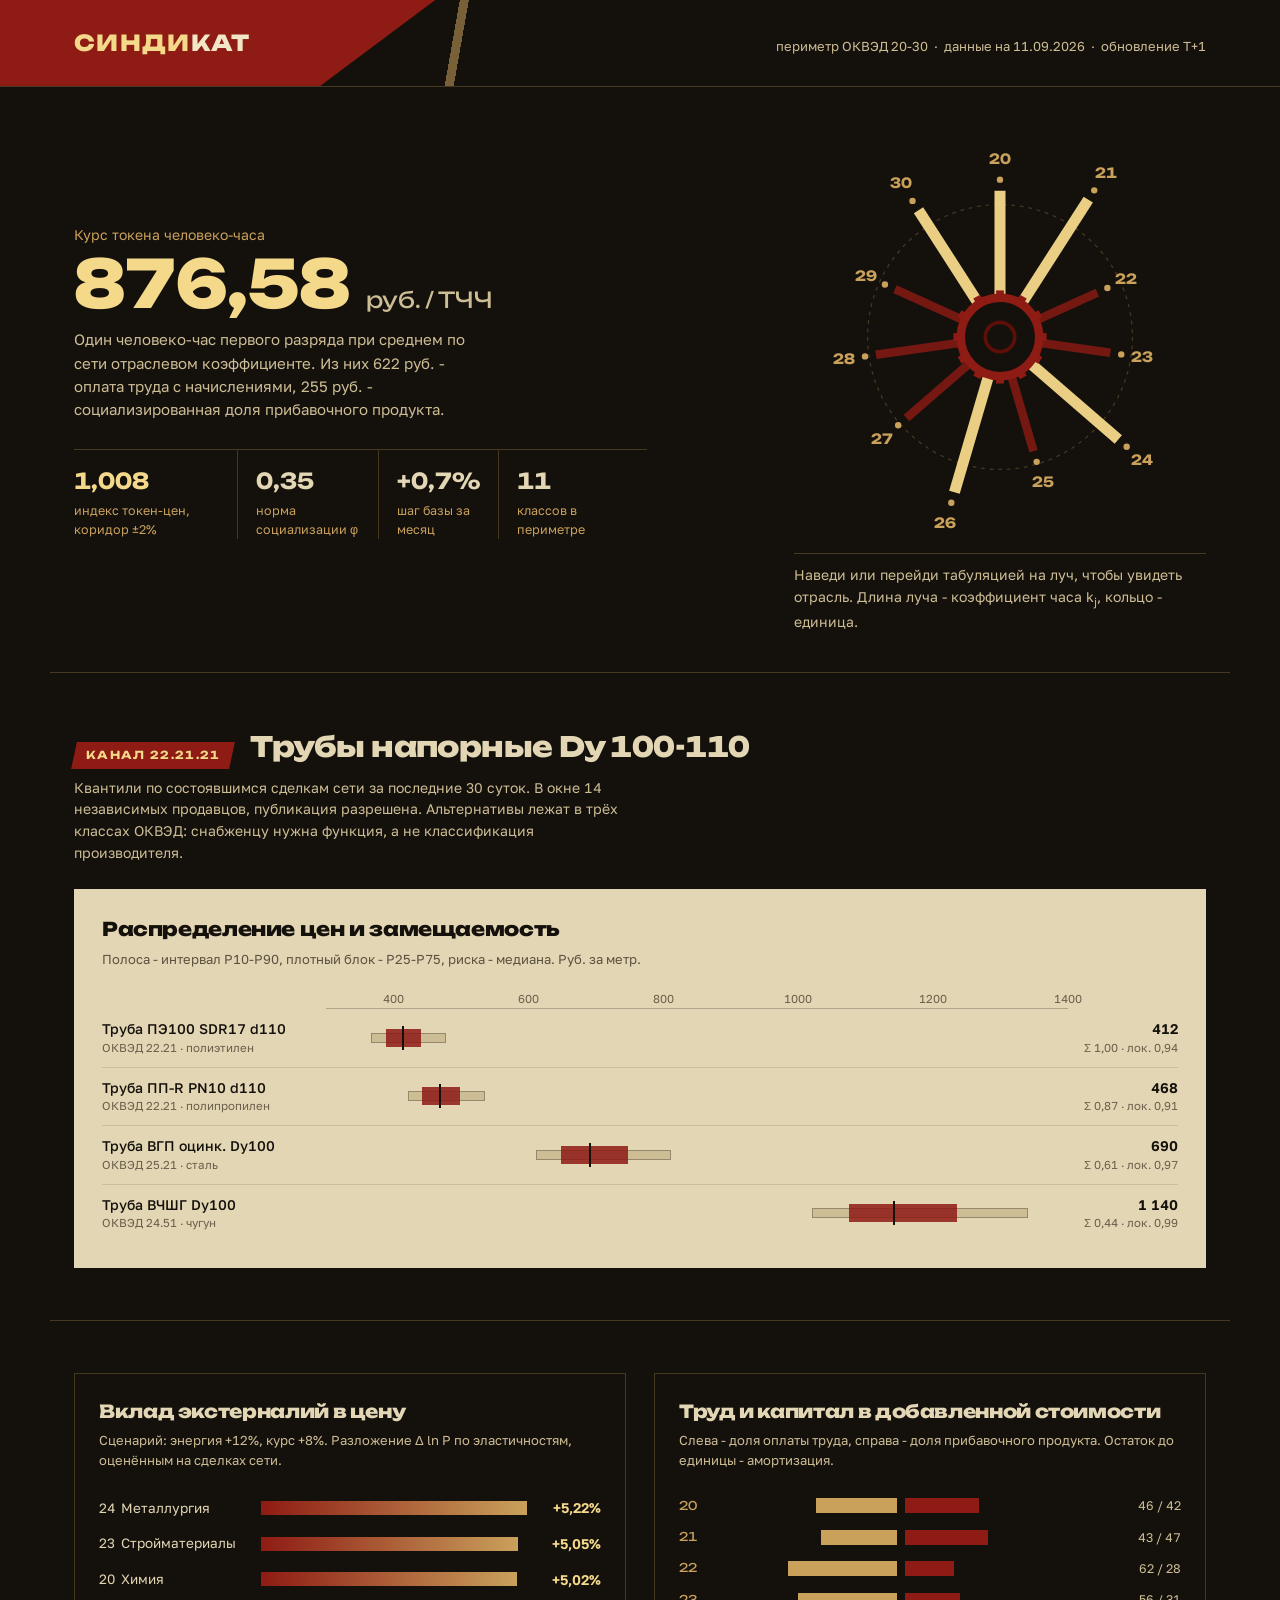
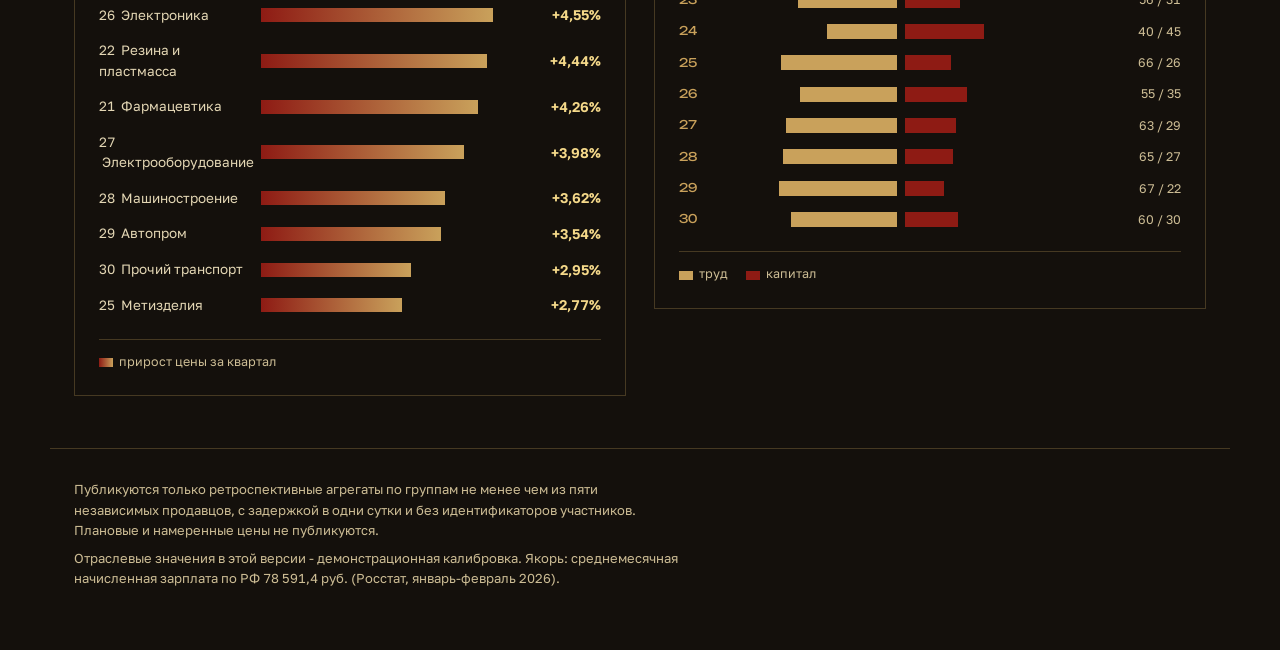
<file: docs/reference/panel-mockup.html>
<!DOCTYPE html>
<html lang="ru">
<head>
<meta charset="utf-8">
<meta name="viewport" content="width=device-width, initial-scale=1">
<title>Синдикат - открытая панель</title>
<link rel="preconnect" href="https://fonts.googleapis.com">
<link rel="preconnect" href="https://fonts.gstatic.com" crossorigin>
<link href="https://fonts.googleapis.com/css2?family=Unbounded:wght@400;700;800&family=Golos+Text:wght@400;500;600;700&display=swap" rel="stylesheet">
<style>
:root{
  --tush:#14100C;
  --tush-2:#1E1812;
  --kumach:#8E1B14;
  --kumach-deep:#5C0E08;
  --latun:#C9A15B;
  --luch:#F5D98A;
  --grunt:#E3D6B4;
  --grunt-2:#CDBD95;
  --patina:#3A4A42;
  --hair:rgba(201,161,91,.28);
  --unit:8px;
}

*{box-sizing:border-box}
html{-webkit-text-size-adjust:100%}
body{
  margin:0;
  background:var(--tush);
  color:var(--grunt);
  font-family:"Golos Text","Helvetica Neue",Arial,sans-serif;
  font-size:16px;
  line-height:1.55;
  font-feature-settings:"tnum" 1;
}
h1,h2,h3,.display{font-family:"Unbounded","Arial Black",Impact,sans-serif;font-weight:800;letter-spacing:-.02em;margin:0}

.wrap{max-width:1180px;margin:0 auto;padding:0 24px}
.num{font-feature-settings:"tnum" 1;font-variant-numeric:tabular-nums}

/* ---------- шапка с клиновой плашкой ---------- */
.top{position:relative;overflow:hidden;border-bottom:1px solid var(--hair)}
.top .wedge{
  position:absolute;inset:0;
  background:linear-gradient(100deg,var(--kumach) 0 62%,var(--kumach-deep) 100%);
  clip-path:polygon(0 0,34% 0,25% 100%,0 100%);
}
.top .hairline{
  position:absolute;left:0;right:0;top:0;bottom:0;
  background:linear-gradient(100deg,transparent 0 35.5%,var(--latun) 35.5% 36.2%,transparent 36.2%);
  opacity:.55;
}
.top .bar{position:relative;display:flex;align-items:baseline;gap:20px;flex-wrap:wrap;padding-block:26px}
.mark{font-family:"Unbounded","Arial Black",sans-serif;font-weight:800;font-size:22px;letter-spacing:.06em;color:var(--luch)}
.mark span{color:#F3E6C6}
.top .meta{font-size:13px;color:var(--grunt-2);margin-left:auto}

/* ---------- герой ---------- */
.hero{position:relative;padding-block:44px 40px}
.hero-grid{display:grid;grid-template-columns:1.05fr .95fr;gap:40px;align-items:center}
.rate-label{font-size:14px;color:var(--latun);margin:0 0 6px}
.rate{font-family:"Unbounded",sans-serif;font-weight:800;font-size:66px;line-height:.95;color:var(--luch)}
.rate small{font-size:22px;color:var(--grunt-2);font-weight:400;letter-spacing:0}
.rate-sub{margin:14px 0 0;max-width:46ch;color:var(--grunt-2);font-size:15px}

.stats{display:flex;gap:0;margin-top:28px;border-top:1px solid var(--hair)}
.stat{padding:14px 18px 0 0;margin-right:18px;border-right:1px solid var(--hair)}
.stat:last-child{border-right:0}
.stat b{display:block;font-family:"Unbounded",sans-serif;font-size:22px;color:var(--grunt)}
.stat i{display:block;font-style:normal;font-size:12.5px;color:var(--latun);margin-top:2px}
.stat.up b{color:var(--luch)}

/* ---------- розетка ---------- */
.rosette{position:relative;max-width:412px;margin:0 0 0 auto;width:100%}
.rosette svg{width:100%;height:auto;display:block;overflow:visible}
.ray{transform-origin:center;cursor:pointer}
.ray line{stroke-linecap:butt;transition:stroke-width .18s ease}
.ray:hover line,.ray:focus-visible line{stroke-width:13}
.ray:focus-visible{outline:2px solid var(--luch);outline-offset:4px}
.readout{
  margin-top:10px;min-height:52px;border-top:1px solid var(--hair);padding-top:10px;
  font-size:14px;color:var(--grunt-2)
}
.readout b{color:var(--grunt);font-weight:600}
.readout .k{font-family:"Unbounded",sans-serif;color:var(--luch);font-size:18px;margin-left:8px}

/* ---------- секции ---------- */
.sec{padding-block:52px;border-top:1px solid var(--hair)}
.sec-head{display:flex;align-items:flex-end;gap:18px;flex-wrap:wrap;margin-bottom:8px}
.sec h2{font-size:28px;color:var(--grunt)}
.sec .note{font-size:14px;color:var(--grunt-2);max-width:62ch;margin:6px 0 26px}
.tag{
  font-family:"Unbounded",sans-serif;font-size:11px;font-weight:700;letter-spacing:.12em;
  text-transform:uppercase;color:var(--luch);background:var(--kumach);
  padding:5px 12px;transform:skewX(-12deg);display:inline-block
}
.tag em{display:inline-block;transform:skewX(12deg);font-style:normal}

/* ---------- панель субститутов ---------- */
.panelcard{background:var(--grunt);color:var(--tush);padding:26px 28px}
.panelcard h3{font-size:19px;margin-bottom:2px}
.panelcard .cap{font-size:13px;color:#5b5140;margin:4px 0 22px}
.scalerow{display:grid;grid-template-columns:210px 1fr 96px;gap:14px;align-items:end}
.scale{position:relative;height:18px;border-bottom:1px solid rgba(20,16,12,.25)}
.scale span{position:absolute;top:0;font-size:11.5px;color:#6a5f4b;transform:translateX(-50%);white-space:nowrap}
.row{display:grid;grid-template-columns:210px 1fr 96px;gap:14px;align-items:center;padding:9px 0;border-bottom:1px solid rgba(20,16,12,.12)}
.row:last-child{border-bottom:0}
.rname{font-size:14px;font-weight:500}
.rname i{display:block;font-style:normal;font-size:11.5px;color:#6a5f4b;font-weight:400}
.track{position:relative;height:22px}
.band{position:absolute;top:6px;height:10px;background:var(--grunt-2);border:1px solid rgba(20,16,12,.3)}
.box{position:absolute;top:2px;height:18px;background:var(--kumach);opacity:.85}
.med{position:absolute;top:-1px;width:2px;height:24px;background:var(--tush)}
.rval{text-align:right;font-size:14px;font-weight:600}
.rval i{display:block;font-style:normal;font-size:11.5px;color:#6a5f4b;font-weight:400}

/* ---------- экстерналии + пикетти ---------- */
.two{display:grid;grid-template-columns:1fr 1fr;gap:28px;align-items:start}
.block{border:1px solid var(--hair);padding:24px}
.block h3{font-size:18px;color:var(--grunt);margin-bottom:4px}
.block .cap{font-size:13px;color:var(--grunt-2);margin:4px 0 20px}

.ext{display:grid;grid-template-columns:150px 1fr 62px;gap:12px;align-items:center;padding:7px 0}
.ext span{font-size:13.5px}
.ebar{height:14px;background:linear-gradient(90deg,var(--kumach),var(--latun))}
.ext b{text-align:right;font-size:14px;color:var(--luch);font-weight:600}

.split{display:grid;grid-template-columns:34px 1fr 1fr 92px;gap:8px;align-items:center;padding:6px 0;font-size:13px}
.split .code{font-family:"Unbounded",sans-serif;font-size:12px;color:var(--latun)}
.sl,.sc{height:15px;position:relative}
.sl div{position:absolute;right:0;top:0;height:100%;background:var(--latun)}
.sc div{position:absolute;left:0;top:0;height:100%;background:var(--kumach)}
.split .v{text-align:right;color:var(--grunt-2);font-size:12.5px}
.legend{display:flex;gap:18px;font-size:12.5px;color:var(--grunt-2);margin-top:16px;padding-top:12px;border-top:1px solid var(--hair)}
.legend i{display:inline-block;width:14px;height:9px;margin-right:6px;vertical-align:middle;font-style:normal}

/* ---------- подвал ---------- */
.foot{border-top:1px solid var(--hair);padding-block:30px 54px;font-size:13px;color:var(--grunt-2)}
.foot p{max-width:76ch;margin:0 0 8px}

@media (max-width:900px){
  .hero-grid,.two{grid-template-columns:1fr}
  .top .wedge{clip-path:polygon(0 0,70% 0,60% 54%,0 54%)}
  .top .hairline{background:linear-gradient(100deg,transparent 0 72%,var(--latun) 72% 73.4%,transparent 73.4%)}
  .top .bar{padding-block:20px 16px}
  .top .meta{margin-left:0;margin-top:10px;flex-basis:100%}
  .stats{display:grid;grid-template-columns:1fr 1fr;gap:0 18px}
  .stat{border-right:0;border-bottom:1px solid var(--hair);margin-right:0;padding:12px 0}
  .rosette{margin:28px auto 0}
  .rate{font-size:46px}
  .row,.scalerow{grid-template-columns:120px 1fr 78px;gap:10px}
  .stats{flex-wrap:wrap}
}
@media (prefers-reduced-motion:reduce){
  .ray line{transition:none}
}
</style>
</head>
<body>

<header class="top">
  <div class="wedge" aria-hidden="true"></div>
  <div class="hairline" aria-hidden="true"></div>
  <div class="wrap bar">
    <div class="mark">СИНДИ<span>КАТ</span></div>
    <div class="meta num">периметр ОКВЭД 20-30 &nbsp;·&nbsp; данные на 11.09.2026 &nbsp;·&nbsp; обновление T+1</div>
  </div>
</header>

<main>
<section class="hero wrap">
  <div class="hero-grid">
    <div>
      <p class="rate-label">Курс токена человеко-часа</p>
      <div class="rate num">876,58 <small>руб. / ТЧЧ</small></div>
      <p class="rate-sub">Один человеко-час первого разряда при среднем по сети отраслевом коэффициенте. Из них 622 руб. - оплата труда с начислениями, 255 руб. - социализированная доля прибавочного продукта.</p>
      <div class="stats">
        <div class="stat up"><b class="num">1,008</b><i>индекс токен-цен, коридор ±2%</i></div>
        <div class="stat"><b class="num">0,35</b><i>норма социализации φ</i></div>
        <div class="stat"><b class="num">+0,7%</b><i>шаг базы за месяц</i></div>
        <div class="stat"><b class="num">11</b><i>классов в периметре</i></div>
      </div>
    </div>

    <div class="rosette">
      <svg id="rose" viewBox="-168 -168 336 336" role="img" aria-label="Отраслевая розетка: коэффициент часа по классам ОКВЭД 20-30"></svg>
      <div class="readout" id="readout" aria-live="polite">
        Наведи или перейди табуляцией на луч, чтобы увидеть отрасль. Длина луча - коэффициент часа k<sub>j</sub>, кольцо - единица.
      </div>
    </div>
  </div>
</section>

<section class="sec wrap">
  <div class="sec-head">
    <span class="tag"><em>канал 22.21.21</em></span>
    <h2>Трубы напорные Dy 100-110</h2>
  </div>
  <p class="note">Квантили по состоявшимся сделкам сети за последние 30 суток. В окне 14 независимых продавцов, публикация разрешена. Альтернативы лежат в трёх классах ОКВЭД: снабженцу нужна функция, а не классификация производителя.</p>

  <div class="panelcard">
    <h3>Распределение цен и замещаемость</h3>
    <p class="cap">Полоса - интервал P10-P90, плотный блок - P25-P75, риска - медиана. Руб. за метр.</p>
    <div class="scalerow"><div></div><div class="scale" id="scale"></div><div></div></div>
    <div id="pipes"></div>
  </div>
</section>

<section class="sec wrap">
  <div class="two">
    <div class="block">
      <h3>Вклад экстерналий в цену</h3>
      <p class="cap">Сценарий: энергия +12%, курс +8%. Разложение Δ ln P по эластичностям, оценённым на сделках сети.</p>
      <div id="ext"></div>
      <div class="legend"><span><i style="background:linear-gradient(90deg,var(--kumach),var(--latun))"></i>прирост цены за квартал</span></div>
    </div>

    <div class="block">
      <h3>Труд и капитал в добавленной стоимости</h3>
      <p class="cap">Слева - доля оплаты труда, справа - доля прибавочного продукта. Остаток до единицы - амортизация.</p>
      <div id="split"></div>
      <div class="legend">
        <span><i style="background:var(--latun)"></i>труд</span>
        <span><i style="background:var(--kumach)"></i>капитал</span>
      </div>
    </div>
  </div>
</section>
</main>

<footer class="foot wrap">
  <p>Публикуются только ретроспективные агрегаты по группам не менее чем из пяти независимых продавцов, с задержкой в одни сутки и без идентификаторов участников. Плановые и намеренные цены не публикуются.</p>
  <p>Отраслевые значения в этой версии - демонстрационная калибровка. Якорь: среднемесячная начисленная зарплата по РФ 78 591,4 руб. (Росстат, январь-февраль 2026).</p>
</footer>

<script>
const IND = [
  {c:"20", n:"Химические вещества и продукты", s:"Химия",          k:1.153, b:1011, l:.46, cap:.42, sh:5.02},
  {c:"21", n:"Лекарственные средства", s:"Фармацевтика",           k:1.340, b:1175, l:.43, cap:.47, sh:4.26},
  {c:"22", n:"Резиновые и пластмассовые изделия", s:"Резина и пластмасса", k:0.720, b:631,  l:.62, cap:.28, sh:4.44},
  {c:"23", n:"Прочая неметаллическая минеральная", s:"Стройматериалы", k:0.769, b:674,  l:.56, cap:.31, sh:5.05},
  {c:"24", n:"Металлургическое производство", s:"Металлургия",      k:1.266, b:1109, l:.40, cap:.45, sh:5.22},
  {c:"25", n:"Готовые металлические изделия", s:"Метизделия",       k:0.853, b:748,  l:.66, cap:.26, sh:2.77},
  {c:"26", n:"Компьютеры, электроника, оптика", s:"Электроника",    k:1.323, b:1160, l:.55, cap:.35, sh:4.55},
  {c:"27", n:"Электрическое оборудование", s:"Электрооборудование", k:0.904, b:792,  l:.63, cap:.29, sh:3.98},
  {c:"28", n:"Машины и оборудование", s:"Машиностроение",           k:0.922, b:808,  l:.65, cap:.27, sh:3.62},
  {c:"29", n:"Автотранспортные средства", s:"Автопром",             k:0.813, b:713,  l:.67, cap:.22, sh:3.54},
  {c:"30", n:"Прочие транспортные средства", s:"Прочий транспорт",  k:1.202, b:1054, l:.60, cap:.30, sh:2.95}
];

/* ---------- отраслевая розетка ---------- */
const NS = "http://www.w3.org/2000/svg";
const rose = document.getElementById("rose");
const readout = document.getElementById("readout");
const R0 = 34, UNIT = 74;          // радиус ядра, радиус единичного кольца
const reduce = matchMedia("(prefers-reduced-motion: reduce)").matches;

function el(tag, attrs){
  const e = document.createElementNS(NS, tag);
  for (const a in attrs) e.setAttribute(a, attrs[a]);
  return e;
}

// кольцо единицы
rose.appendChild(el("circle",{cx:0,cy:0,r:R0+UNIT,fill:"none",stroke:"var(--hair)","stroke-width":1,"stroke-dasharray":"3 4"}));

IND.forEach((d,i)=>{
  const ang = (i/IND.length)*2*Math.PI - Math.PI/2;
  const len = R0 + UNIT*d.k;
  const g = el("g",{class:"ray",tabindex:"0",role:"button","aria-label":d.n+", коэффициент "+d.k.toFixed(3)});
  const line = el("line",{
    x1:Math.cos(ang)*R0, y1:Math.sin(ang)*R0,
    x2:Math.cos(ang)*len, y2:Math.sin(ang)*len,
    stroke: d.k>=1 ? "var(--luch)" : "var(--kumach)",
    "stroke-width": d.k>=1 ? 9 : 7,
    opacity: d.k>=1 ? .95 : .8
  });
  const dot = el("circle",{cx:Math.cos(ang)*(len+9),cy:Math.sin(ang)*(len+9),r:2.6,fill:"var(--latun)"});
  const lab = el("text",{
    x:Math.cos(ang)*(len+26), y:Math.sin(ang)*(len+26)+4,
    fill:"var(--latun)","font-size":"11.5","text-anchor":"middle",
    "font-family":"Unbounded, sans-serif","font-weight":"700"
  });
  lab.textContent = d.c;
  g.append(line,dot,lab);

  if(!reduce){
    const total = Math.hypot(line.getAttribute("x2")-line.getAttribute("x1"), line.getAttribute("y2")-line.getAttribute("y1"));
    line.style.strokeDasharray = total;
    line.style.strokeDashoffset = total;
    line.style.transition = "stroke-dashoffset .55s cubic-bezier(.2,.8,.2,1) "+(i*40)+"ms, stroke-width .18s ease";
    requestAnimationFrame(()=>requestAnimationFrame(()=>{ line.style.strokeDashoffset = 0; }));
    [dot,lab].forEach(n=>{
      n.style.opacity = 0;
      n.style.transition = "opacity .3s ease "+(i*40+380)+"ms";
      requestAnimationFrame(()=>requestAnimationFrame(()=>{ n.style.opacity = 1; }));
    });
  }

  const show = ()=>{
    readout.innerHTML = "<b>"+d.c+" · "+d.n+"</b><span class='k num'>k = "+
      d.k.toFixed(3).replace(".",",")+"</span><br>база часа "+
      d.b.toLocaleString("ru-RU")+" руб. · доля труда в ВДС "+Math.round(d.l*100)+"%";
  };
  g.addEventListener("mouseenter",show);
  g.addEventListener("focus",show);
  rose.appendChild(g);
});

// ядро: шестерня
const core = el("g",{"aria-hidden":"true"});
for(let i=0;i<12;i++){
  const a=(i/12)*2*Math.PI;
  core.appendChild(el("rect",{
    x:-3.2,y:-R0-4,width:6.4,height:9,fill:"var(--kumach)",
    transform:"rotate("+(a*180/Math.PI)+")"
  }));
}
core.appendChild(el("circle",{cx:0,cy:0,r:R0-2,fill:"none",stroke:"var(--kumach)","stroke-width":7}));
core.appendChild(el("circle",{cx:0,cy:0,r:12,fill:"var(--tush)",stroke:"var(--kumach-deep)","stroke-width":3}));
rose.appendChild(core);

/* ---------- канал субститутов ---------- */
const PIPES = [
  {n:"Труба ПЭ100 SDR17 d110", o:"ОКВЭД 22.21 · полиэтилен", p10:366, p25:389, med:412, p75:441, p90:478, s:1.00, loc:.94},
  {n:"Труба ПП-R PN10 d110",   o:"ОКВЭД 22.21 · полипропилен", p10:421, p25:443, med:468, p75:498, p90:535, s:0.87, loc:.91},
  {n:"Труба ВГП оцинк. Dy100", o:"ОКВЭД 25.21 · сталь",     p10:612, p25:648, med:690, p75:748, p90:812, s:0.61, loc:.97},
  {n:"Труба ВЧШГ Dy100",       o:"ОКВЭД 24.51 · чугун",     p10:1020,p25:1075,med:1140,p75:1235,p90:1340, s:0.44, loc:.99}
];
const LO=300, HI=1400, span=HI-LO;
const pos = v => ((v-LO)/span)*100;

const scale = document.getElementById("scale");
[400,600,800,1000,1200,1400].forEach(v=>{
  const s=document.createElement("span");
  s.className="num"; s.textContent=v; s.style.left=pos(v)+"%";
  scale.appendChild(s);
});

document.getElementById("pipes").innerHTML = PIPES.map(d=>`
  <div class="row">
    <div class="rname">${d.n}<i>${d.o}</i></div>
    <div class="track">
      <div class="band" style="left:${pos(d.p10)}%;width:${pos(d.p90)-pos(d.p10)}%"></div>
      <div class="box"  style="left:${pos(d.p25)}%;width:${pos(d.p75)-pos(d.p25)}%"></div>
      <div class="med"  style="left:${pos(d.med)}%"></div>
    </div>
    <div class="rval num">${d.med.toLocaleString("ru-RU")}<i>Σ ${d.s.toFixed(2).replace(".",",")} · лок. ${d.loc.toFixed(2).replace(".",",")}</i></div>
  </div>`).join("");

/* ---------- экстерналии ---------- */
const maxSh = Math.max(...IND.map(d=>d.sh));
document.getElementById("ext").innerHTML = IND
  .slice().sort((a,b)=>b.sh-a.sh)
  .map(d=>`<div class="ext">
      <span>${d.c} &nbsp;${d.s}</span>
      <div class="ebar" style="width:${(d.sh/maxSh*100).toFixed(1)}%"></div>
      <b class="num">+${d.sh.toFixed(2).replace(".",",")}%</b>
    </div>`).join("");

/* ---------- труд и капитал ---------- */
document.getElementById("split").innerHTML = IND.map(d=>`
  <div class="split">
    <span class="code">${d.c}</span>
    <div class="sl"><div style="width:${d.l*100}%"></div></div>
    <div class="sc"><div style="width:${d.cap*100}%"></div></div>
    <span class="v num">${Math.round(d.l*100)} / ${Math.round(d.cap*100)}</span>
  </div>`).join("");
</script>
</body>
</html>
</file>
